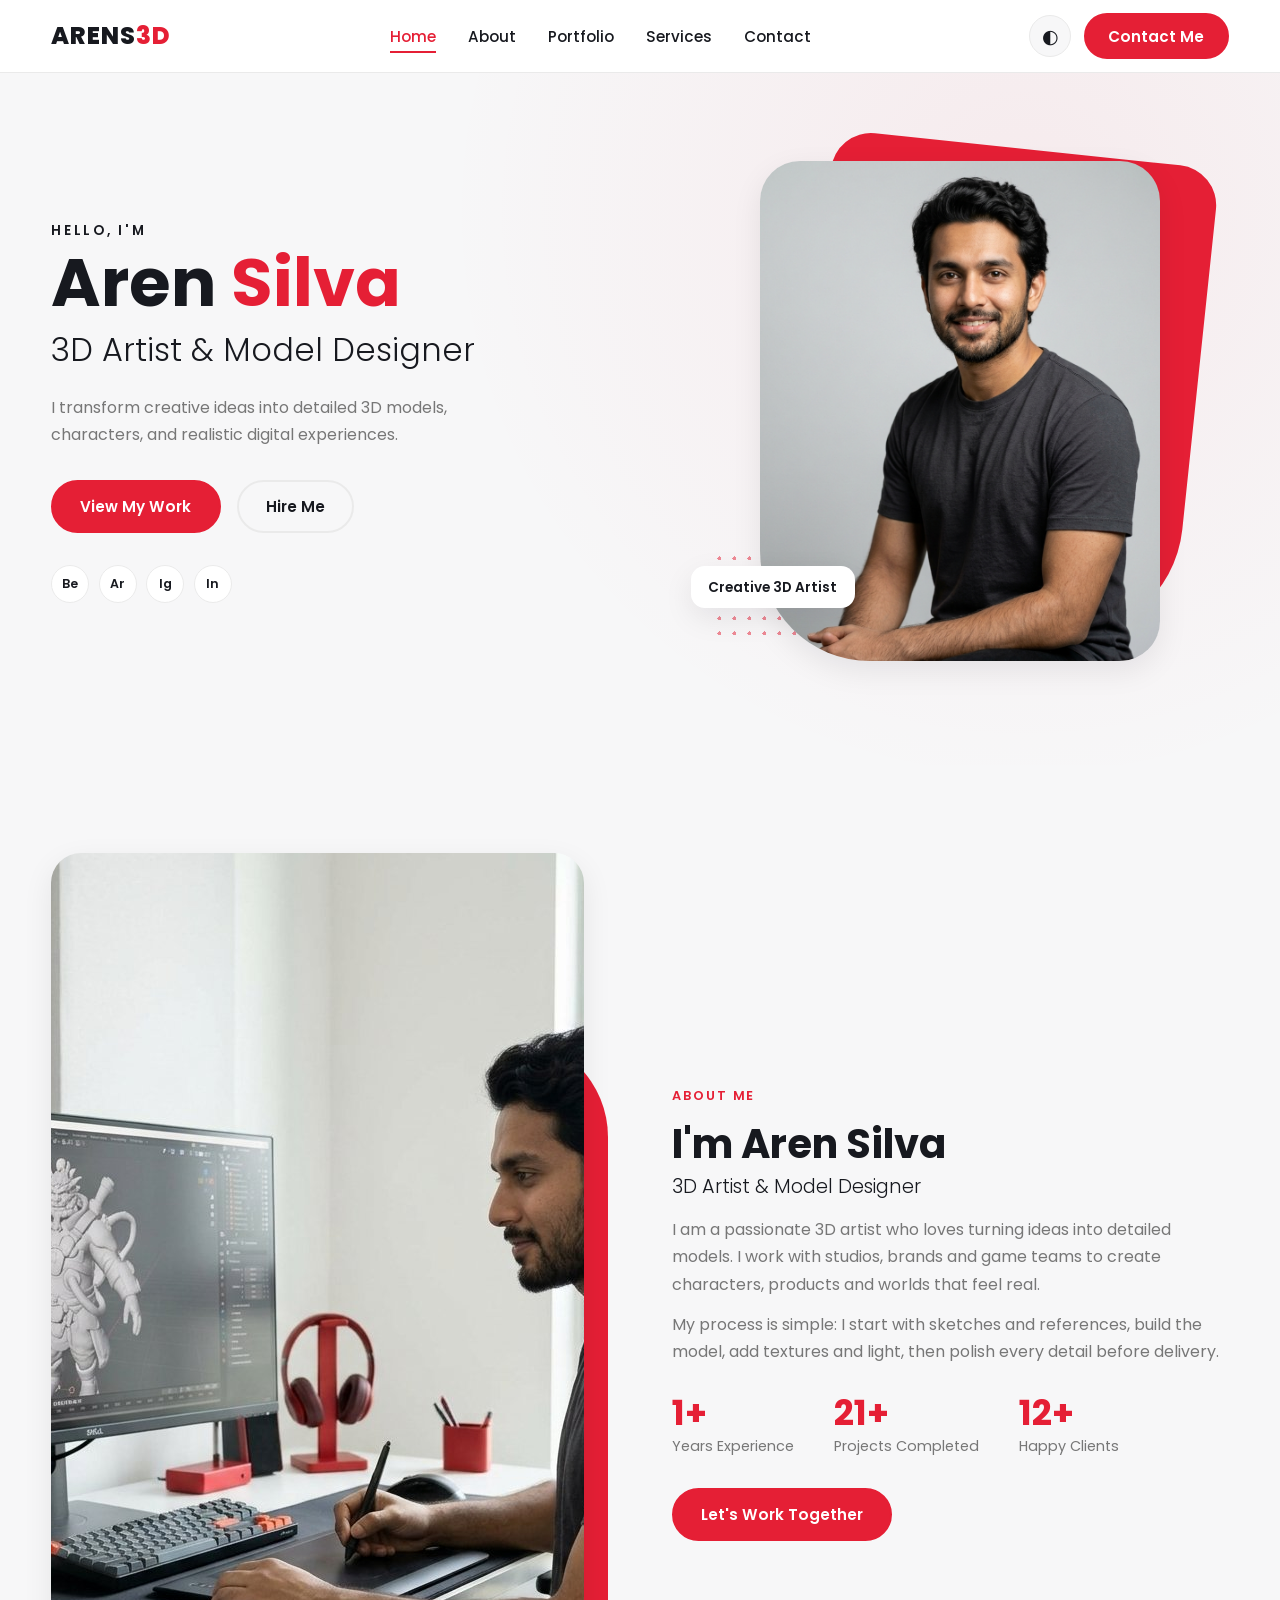
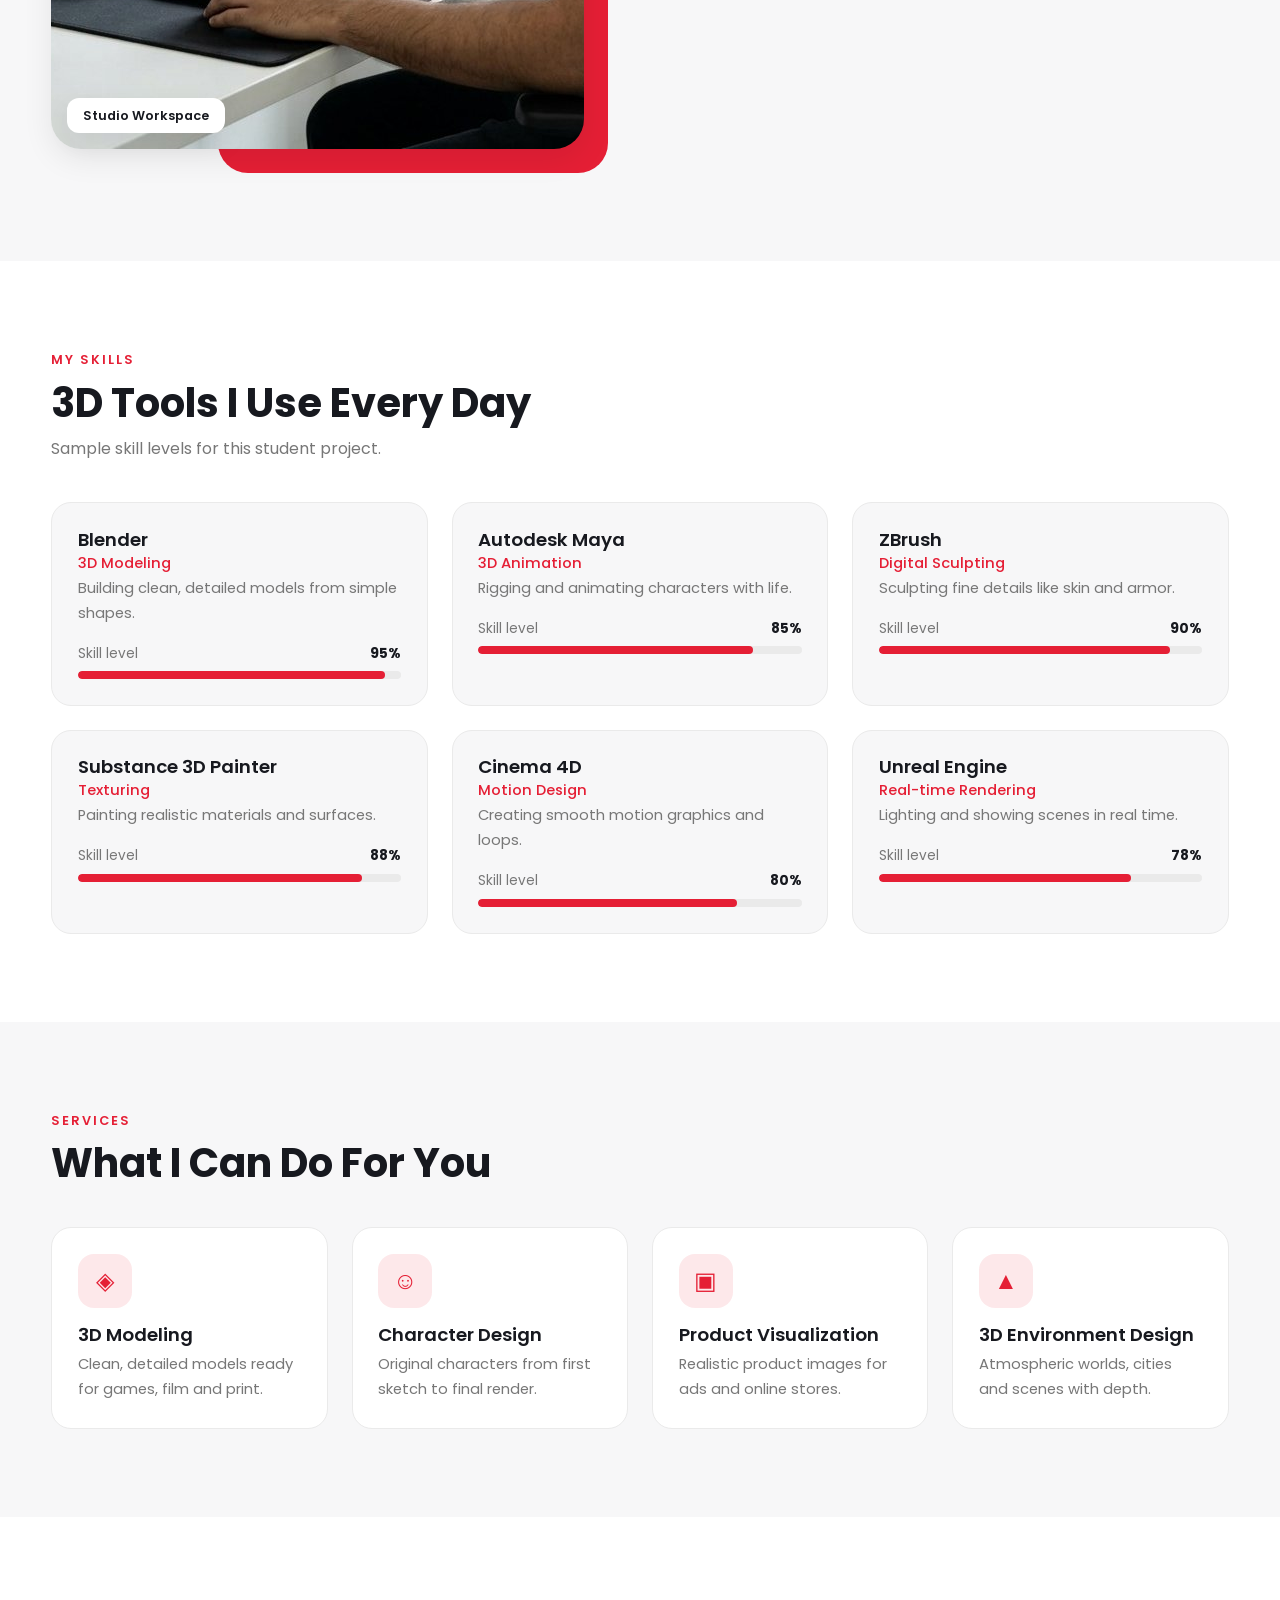
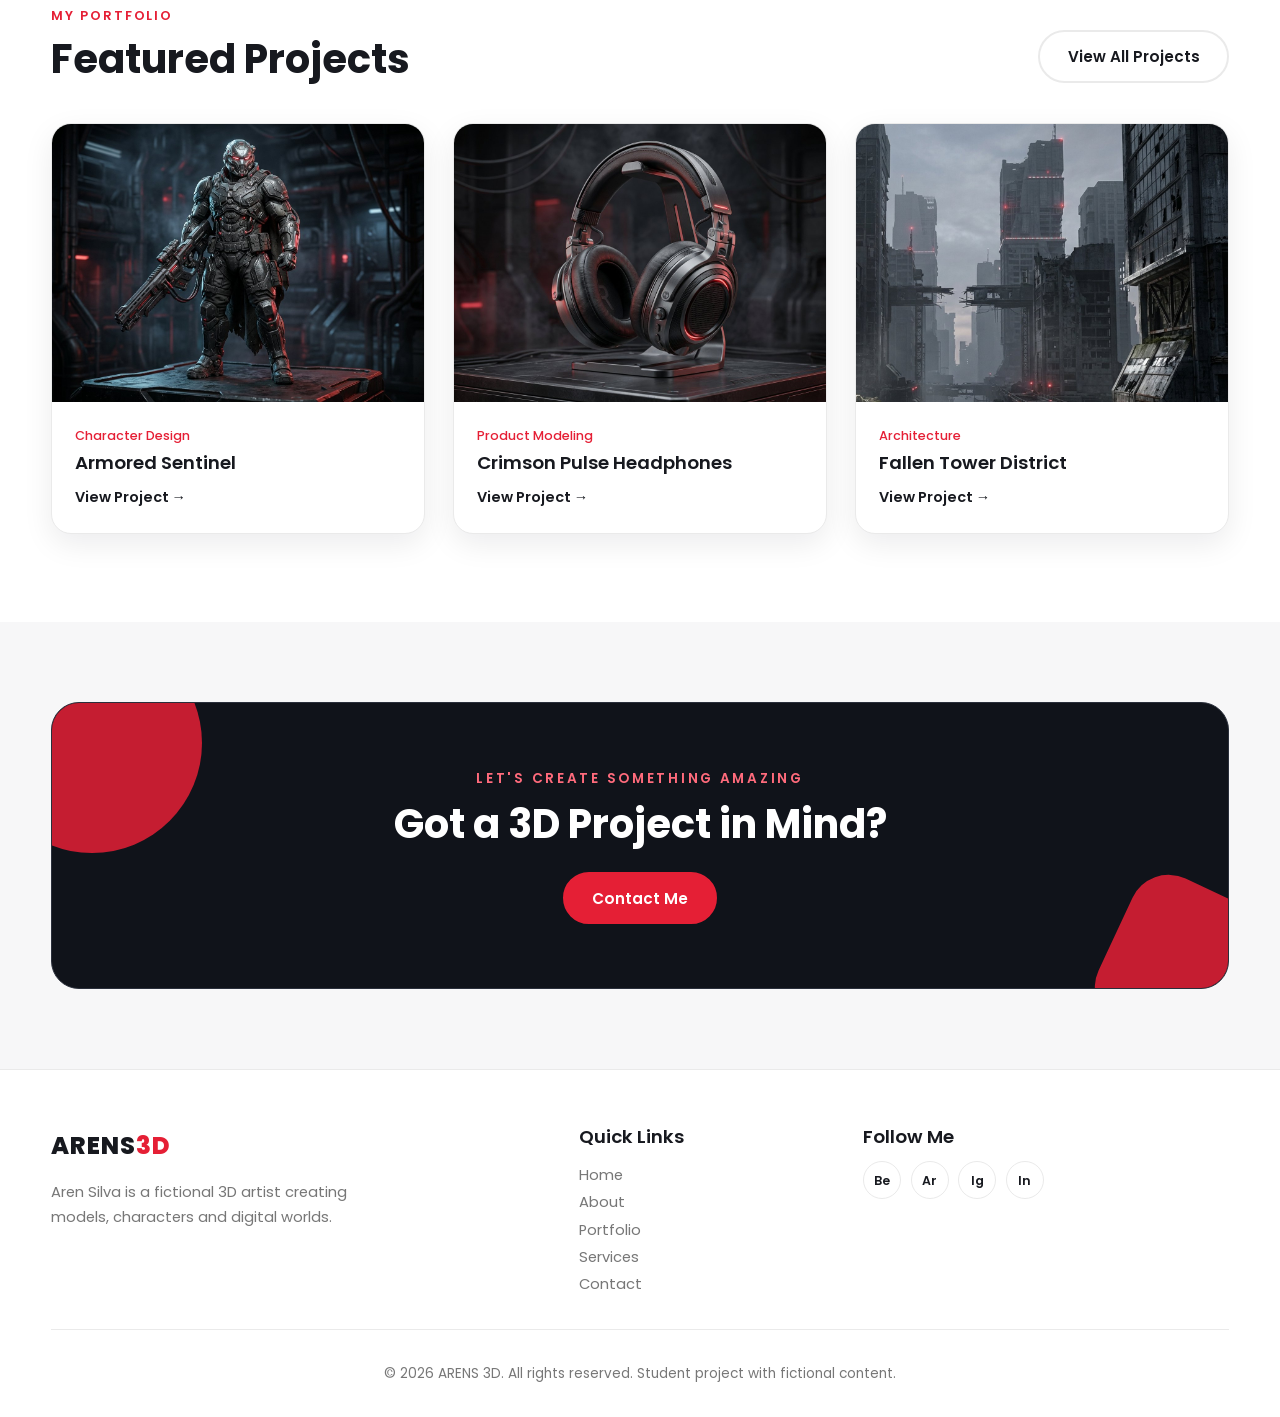
<file: index.html>
<!DOCTYPE html>
<html lang="en">
<head>
  <meta charset="UTF-8">
  <meta name="viewport" content="width=device-width, initial-scale=1">
  <title>ARENS 3D | 3D Artist & Model Designer</title>
  <meta name="description" content="Portfolio of Aren Silva, a fictional 3D artist and model designer.">
  <link rel="preconnect" href="https://fonts.googleapis.com">
  <link rel="preconnect" href="https://fonts.gstatic.com" crossorigin>
  <link href="https://fonts.googleapis.com/css2?family=Poppins:wght@300;400;500;600;700;800&display=swap" rel="stylesheet">
  <link rel="stylesheet" href="style.css">
</head>
<body>
  <a class="skip-link" href="#main">Skip to content</a>
  <!-- Header -->
  <header class="site-header">
    <div class="container nav-bar">
      <a href="index.html" class="logo" aria-label="ARENS 3D home">ARENS<span>3D</span></a>
      <!-- Main navigation -->
      <nav id="main-nav" class="main-nav" aria-label="Main navigation">
        <ul>
        <li><a href="index.html" class="active" aria-current="page">Home</a></li>
        <li><a href="index.html#about">About</a></li>
        <li><a href="portfolio.html">Portfolio</a></li>
        <li><a href="index.html#services">Services</a></li>
        <li><a href="contact.html">Contact</a></li>
        </ul>
      </nav>
      <div class="nav-actions">
        <button id="theme-toggle" class="icon-btn" type="button" aria-label="Switch to dark mode">&#9680;</button>
        <a class="btn btn-primary nav-cta" href="contact.html">Contact Me</a>
        <button id="menu-toggle" class="icon-btn menu-btn" type="button" aria-label="Open menu" aria-expanded="false" aria-controls="main-nav">
          <span></span><span></span><span></span>
        </button>
      </div>
    </div>
  </header>

  <main id="main">
    <!-- Hero section -->
    <section class="hero">
      <div class="container hero-grid">
        <div class="hero-text">
          <p class="hero-intro">HELLO, I'M</p>
          <h1>Aren <span class="accent">Silva</span></h1>
          <p class="hero-role">3D Artist &amp; Model Designer</p>
          <p class="hero-desc">I transform creative ideas into detailed 3D models, characters, and realistic digital experiences.</p>
          <div class="hero-buttons">
            <a href="portfolio.html" class="btn btn-primary">View My Work</a>
            <a href="contact.html" class="btn btn-outline">Hire Me</a>
          </div>
          <div class="socials hero-socials">
          <a href="https://www.behance.net/" target="_blank" rel="noopener" aria-label="Behance (sample link)">Be</a>
          <a href="https://www.artstation.com/" target="_blank" rel="noopener" aria-label="ArtStation (sample link)">Ar</a>
          <a href="https://www.instagram.com/" target="_blank" rel="noopener" aria-label="Instagram (sample link)">Ig</a>
          <a href="https://www.linkedin.com/" target="_blank" rel="noopener" aria-label="LinkedIn (sample link)">In</a>
          </div>
        </div>
        <div class="hero-visual">
          <div class="red-shape" aria-hidden="true"></div>
          <div class="dots" aria-hidden="true"></div>
          <div class="portrait-frame">
            <img src="hero-portrait.png" alt="Portrait of Aren Silva, 3D artist" width="900" height="1116">
          </div>
          <p class="float-tag">Creative 3D Artist</p>
        </div>
      </div>
    </section>

    <!-- About section -->
    <section class="section reveal" id="about">
      <div class="container about-grid">
        <div class="about-visual">
          <div class="about-shape" aria-hidden="true"></div>
          <img src="about-workspace.jpg" alt="Aren working on a 3D character in his studio" width="1200" height="896">
          <p class="about-label">Studio Workspace</p>
        </div>
        <div class="about-text">
          <p class="eyebrow">ABOUT ME</p>
          <h2>I'm Aren Silva</h2>
          <p class="subtitle">3D Artist &amp; Model Designer</p>
          <p>I am a passionate 3D artist who loves turning ideas into detailed models. I work with studios, brands and game teams to create characters, products and worlds that feel real.</p>
          <p>My process is simple: I start with sketches and references, build the model, add textures and light, then polish every detail before delivery.</p>
          <!-- Number counters -->
          <div class="stats">
            <div class="stat"><strong><span class="count" data-target="3">3</span>+</strong><span>Years Experience</span></div>
            <div class="stat"><strong><span class="count" data-target="50">50</span>+</strong><span>Projects Completed</span></div>
            <div class="stat"><strong><span class="count" data-target="30">30</span>+</strong><span>Happy Clients</span></div>
          </div>
          <a href="contact.html" class="btn btn-primary">Let's Work Together</a>
        </div>
      </div>
    </section>

    <!-- Skills section -->
    <section class="section section-alt reveal" id="skills">
      <div class="container">
        <p class="eyebrow">MY SKILLS</p>
        <h2>3D Tools I Use Every Day</h2>
        <p class="section-intro">Sample skill levels for this student project.</p>
        <div class="skills-grid">
        <article class="skill-card">
          <h3>Blender</h3>
          <p class="skill-type">3D Modeling</p>
          <p>Building clean, detailed models from simple shapes.</p>
          <div class="skill-row"><span>Skill level</span><strong>95%</strong></div>
          <div class="bar" role="img" aria-label="Blender skill level 95 percent"><div class="bar-fill" style="--level:95%"></div></div>
        </article>
        <article class="skill-card">
          <h3>Autodesk Maya</h3>
          <p class="skill-type">3D Animation</p>
          <p>Rigging and animating characters with life.</p>
          <div class="skill-row"><span>Skill level</span><strong>85%</strong></div>
          <div class="bar" role="img" aria-label="Autodesk Maya skill level 85 percent"><div class="bar-fill" style="--level:85%"></div></div>
        </article>
        <article class="skill-card">
          <h3>ZBrush</h3>
          <p class="skill-type">Digital Sculpting</p>
          <p>Sculpting fine details like skin and armor.</p>
          <div class="skill-row"><span>Skill level</span><strong>90%</strong></div>
          <div class="bar" role="img" aria-label="ZBrush skill level 90 percent"><div class="bar-fill" style="--level:90%"></div></div>
        </article>
        <article class="skill-card">
          <h3>Substance 3D Painter</h3>
          <p class="skill-type">Texturing</p>
          <p>Painting realistic materials and surfaces.</p>
          <div class="skill-row"><span>Skill level</span><strong>88%</strong></div>
          <div class="bar" role="img" aria-label="Substance 3D Painter skill level 88 percent"><div class="bar-fill" style="--level:88%"></div></div>
        </article>
        <article class="skill-card">
          <h3>Cinema 4D</h3>
          <p class="skill-type">Motion Design</p>
          <p>Creating smooth motion graphics and loops.</p>
          <div class="skill-row"><span>Skill level</span><strong>80%</strong></div>
          <div class="bar" role="img" aria-label="Cinema 4D skill level 80 percent"><div class="bar-fill" style="--level:80%"></div></div>
        </article>
        <article class="skill-card">
          <h3>Unreal Engine</h3>
          <p class="skill-type">Real-time Rendering</p>
          <p>Lighting and showing scenes in real time.</p>
          <div class="skill-row"><span>Skill level</span><strong>78%</strong></div>
          <div class="bar" role="img" aria-label="Unreal Engine skill level 78 percent"><div class="bar-fill" style="--level:78%"></div></div>
        </article>
        </div>
      </div>
    </section>

    <!-- Services section -->
    <section class="section reveal" id="services">
      <div class="container">
        <p class="eyebrow">SERVICES</p>
        <h2>What I Can Do For You</h2>
        <div class="services-grid">
        <article class="service-card">
          <div class="service-icon" aria-hidden="true">&#9672;</div>
          <h3>3D Modeling</h3>
          <p>Clean, detailed models ready for games, film and print.</p>
        </article>
        <article class="service-card">
          <div class="service-icon" aria-hidden="true">&#9786;</div>
          <h3>Character Design</h3>
          <p>Original characters from first sketch to final render.</p>
        </article>
        <article class="service-card">
          <div class="service-icon" aria-hidden="true">&#9635;</div>
          <h3>Product Visualization</h3>
          <p>Realistic product images for ads and online stores.</p>
        </article>
        <article class="service-card">
          <div class="service-icon" aria-hidden="true">&#9650;</div>
          <h3>3D Environment Design</h3>
          <p>Atmospheric worlds, cities and scenes with depth.</p>
        </article>
        </div>
      </div>
    </section>

    <!-- Featured projects -->
    <section class="section section-alt reveal" id="featured">
      <div class="container">
        <div class="section-head">
          <div>
            <p class="eyebrow">MY PORTFOLIO</p>
            <h2>Featured Projects</h2>
          </div>
          <a href="portfolio.html" class="btn btn-outline">View All Projects</a>
        </div>
        <div id="featured-projects" class="project-grid"></div>
      </div>
    </section>

    <!-- Call to action -->
    <section class="container reveal">
      <div class="cta">
        <span class="cta-shape cta-shape-1" aria-hidden="true"></span>
        <span class="cta-shape cta-shape-2" aria-hidden="true"></span>
        <div class="cta-content">
          <p class="cta-small">LET'S CREATE SOMETHING AMAZING</p>
          <h2>Got a 3D Project in Mind?</h2>
          <a href="contact.html" class="btn btn-primary">Contact Me</a>
        </div>
      </div>
    </section>
  </main>

  <!-- Footer -->
  <footer class="site-footer">
    <div class="container footer-grid">
      <div>
        <a href="index.html" class="logo" aria-label="ARENS 3D home">ARENS<span>3D</span></a>
        <p class="footer-text">Aren Silva is a fictional 3D artist creating models, characters and digital worlds.</p>
      </div>
      <nav aria-label="Footer navigation">
        <h3>Quick Links</h3>
        <ul>
          <li><a href="index.html">Home</a></li>
          <li><a href="index.html#about">About</a></li>
          <li><a href="portfolio.html">Portfolio</a></li>
          <li><a href="index.html#services">Services</a></li>
          <li><a href="contact.html">Contact</a></li>
        </ul>
      </nav>
      <div>
        <h3>Follow Me</h3>
        <div class="socials">
          <a href="https://www.behance.net/" target="_blank" rel="noopener" aria-label="Behance (sample link)">Be</a>
          <a href="https://www.artstation.com/" target="_blank" rel="noopener" aria-label="ArtStation (sample link)">Ar</a>
          <a href="https://www.instagram.com/" target="_blank" rel="noopener" aria-label="Instagram (sample link)">Ig</a>
          <a href="https://www.linkedin.com/" target="_blank" rel="noopener" aria-label="LinkedIn (sample link)">In</a>
        </div>
      </div>
    </div>
    <p class="copyright container">&copy; <span id="year">2026</span> ARENS 3D. All rights reserved. Student project with fictional content.</p>
  </footer>
  <script src="main.js"></script>
  <script src="portfolio.js"></script>
</body>
</html>
</file>
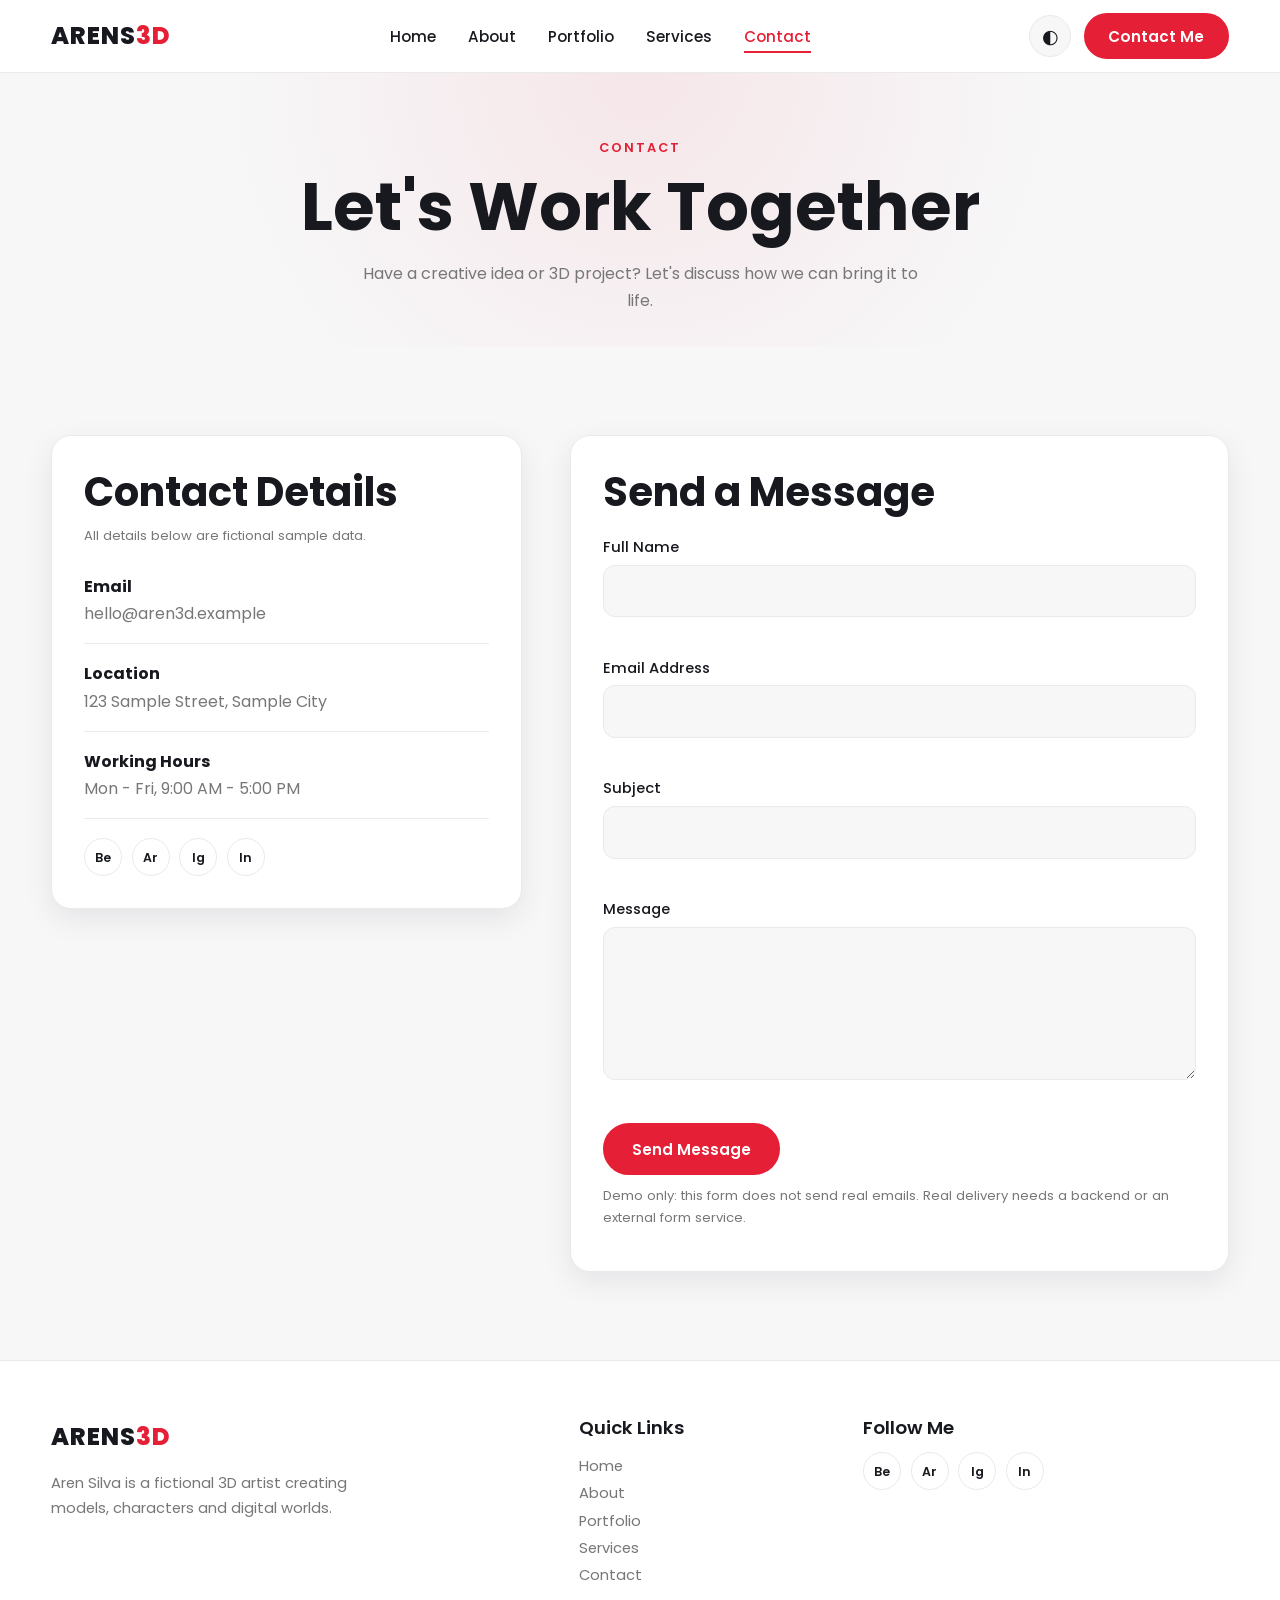
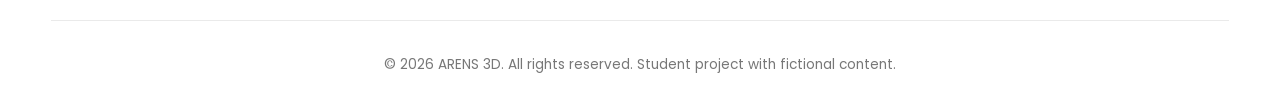
<file: contact.html>
<!DOCTYPE html>
<html lang="en">
<head>
  <meta charset="UTF-8">
  <meta name="viewport" content="width=device-width, initial-scale=1">
  <title>Contact | ARENS 3D</title>
  <meta name="description" content="Contact Aren Silva about your 3D project.">
  <link rel="preconnect" href="https://fonts.googleapis.com">
  <link rel="preconnect" href="https://fonts.gstatic.com" crossorigin>
  <link href="https://fonts.googleapis.com/css2?family=Poppins:wght@300;400;500;600;700;800&display=swap" rel="stylesheet">
  <link rel="stylesheet" href="style.css">
</head>
<body>
  <a class="skip-link" href="#main">Skip to content</a>
  <!-- Header -->
  <header class="site-header">
    <div class="container nav-bar">
      <a href="index.html" class="logo" aria-label="ARENS 3D home">ARENS<span>3D</span></a>
      <!-- Main navigation -->
      <nav id="main-nav" class="main-nav" aria-label="Main navigation">
        <ul>
        <li><a href="index.html">Home</a></li>
        <li><a href="index.html#about">About</a></li>
        <li><a href="portfolio.html">Portfolio</a></li>
        <li><a href="index.html#services">Services</a></li>
        <li><a href="contact.html" class="active" aria-current="page">Contact</a></li>
        </ul>
      </nav>
      <div class="nav-actions">
        <button id="theme-toggle" class="icon-btn" type="button" aria-label="Switch to dark mode">&#9680;</button>
        <a class="btn btn-primary nav-cta" href="contact.html">Contact Me</a>
        <button id="menu-toggle" class="icon-btn menu-btn" type="button" aria-label="Open menu" aria-expanded="false" aria-controls="main-nav">
          <span></span><span></span><span></span>
        </button>
      </div>
    </div>
  </header>

  <main id="main">
    <section class="page-header">
      <div class="container">
        <p class="eyebrow">CONTACT</p>
        <h1>Let's Work Together</h1>
        <p>Have a creative idea or 3D project? Let's discuss how we can bring it to life.</p>
      </div>
    </section>

    <section class="section">
      <div class="container contact-grid">
        <!-- Contact details -->
        <aside class="contact-info">
          <h2>Contact Details</h2>
          <p class="note">All details below are fictional sample data.</p>
          <ul>
            <li><strong>Email</strong><span>hello@aren3d.example</span></li>
            <li><strong>Location</strong><span>123 Sample Street, Sample City</span></li>
            <li><strong>Working Hours</strong><span>Mon - Fri, 9:00 AM - 5:00 PM</span></li>
          </ul>
          <div class="socials">
          <a href="https://www.behance.net/" target="_blank" rel="noopener" aria-label="Behance (sample link)">Be</a>
          <a href="https://www.artstation.com/" target="_blank" rel="noopener" aria-label="ArtStation (sample link)">Ar</a>
          <a href="https://www.instagram.com/" target="_blank" rel="noopener" aria-label="Instagram (sample link)">Ig</a>
          <a href="https://www.linkedin.com/" target="_blank" rel="noopener" aria-label="LinkedIn (sample link)">In</a>
          </div>
        </aside>

        <!-- Contact form -->
        <form id="contact-form" class="contact-form" novalidate>
          <h2>Send a Message</h2>
        <div class="form-group">
          <label for="name">Full Name</label>
          <input type="text" id="name" name="name" required aria-describedby="name-error" autocomplete="name">
          <span class="error" id="name-error"></span>
        </div>
        <div class="form-group">
          <label for="email">Email Address</label>
          <input type="email" id="email" name="email" required aria-describedby="email-error" autocomplete="email">
          <span class="error" id="email-error"></span>
        </div>
        <div class="form-group">
          <label for="subject">Subject</label>
          <input type="text" id="subject" name="subject" required aria-describedby="subject-error">
          <span class="error" id="subject-error"></span>
        </div>
        <div class="form-group">
          <label for="message">Message</label>
          <textarea id="message" name="message" rows="5" required aria-describedby="message-error"></textarea>
          <span class="error" id="message-error"></span>
        </div>
          <button type="submit" class="btn btn-primary">Send Message</button>
          <p id="form-success" class="success" role="status" hidden>Thank you! Your message was checked successfully.</p>
          <p class="note">Demo only: this form does not send real emails. Real delivery needs a backend or an external form service.</p>
        </form>
      </div>
    </section>
  </main>

  <!-- Footer -->
  <footer class="site-footer">
    <div class="container footer-grid">
      <div>
        <a href="index.html" class="logo" aria-label="ARENS 3D home">ARENS<span>3D</span></a>
        <p class="footer-text">Aren Silva is a fictional 3D artist creating models, characters and digital worlds.</p>
      </div>
      <nav aria-label="Footer navigation">
        <h3>Quick Links</h3>
        <ul>
          <li><a href="index.html">Home</a></li>
          <li><a href="index.html#about">About</a></li>
          <li><a href="portfolio.html">Portfolio</a></li>
          <li><a href="index.html#services">Services</a></li>
          <li><a href="contact.html">Contact</a></li>
        </ul>
      </nav>
      <div>
        <h3>Follow Me</h3>
        <div class="socials">
          <a href="https://www.behance.net/" target="_blank" rel="noopener" aria-label="Behance (sample link)">Be</a>
          <a href="https://www.artstation.com/" target="_blank" rel="noopener" aria-label="ArtStation (sample link)">Ar</a>
          <a href="https://www.instagram.com/" target="_blank" rel="noopener" aria-label="Instagram (sample link)">Ig</a>
          <a href="https://www.linkedin.com/" target="_blank" rel="noopener" aria-label="LinkedIn (sample link)">In</a>
        </div>
      </div>
    </div>
    <p class="copyright container">&copy; <span id="year">2026</span> ARENS 3D. All rights reserved. Student project with fictional content.</p>
  </footer>
  <script src="main.js"></script>
  <script src="contact.js"></script>
</body>
</html>
</file>
<file: style.css>
/* ===== 1. Variables ===== */
:root {
  --bg: #F7F7F8;
  --surface: #FFFFFF;
  --text: #17191F;
  --muted: #777777;
  --accent: #E51F35;
  --accent-dark: #C4172B;
  --dark: #10131A;
  --border: #EAEAEA;
  --shadow: 0 10px 30px rgba(16, 19, 26, 0.08);
  --radius: 20px;
  --font: 'Poppins', Arial, sans-serif;
}
:root[data-theme="dark"] {
  --bg: #10131A;
  --surface: #181C25;
  --text: #F2F2F4;
  --muted: #A3A8B3;
  --border: #2A2F3B;
  --shadow: 0 10px 30px rgba(0, 0, 0, 0.4);
}

/* ===== 2. Base ===== */
* { box-sizing: border-box; margin: 0; padding: 0; }
html { scroll-behavior: smooth; }
body { font-family: var(--font); background: var(--bg); color: var(--text); line-height: 1.7; overflow-x: hidden; transition: background .3s, color .3s; }
img { max-width: 100%; display: block; }
a { color: inherit; text-decoration: none; }
ul { list-style: none; }
h1, h2, h3 { line-height: 1.2; }
h1 { font-size: clamp(2.4rem, 6vw, 4.2rem); font-weight: 700; }
h2 { font-size: clamp(1.7rem, 4vw, 2.5rem); font-weight: 700; }
h3 { font-size: 1.15rem; font-weight: 600; }
p { color: var(--muted); }
.container { width: min(1180px, 92%); margin: 0 auto; }
.accent { color: var(--accent); }
.eyebrow { color: var(--accent); font-size: .8rem; font-weight: 600; letter-spacing: .15em; margin-bottom: .5rem; }
.section { padding: 5.5rem 0; scroll-margin-top: 70px; }
.section-alt { background: var(--surface); }
.section-intro { margin: .5rem 0 2.5rem; }
.section-head { display: flex; justify-content: space-between; align-items: flex-end; gap: 1rem; flex-wrap: wrap; margin-bottom: 2.5rem; }

/* Accessibility */
.skip-link { position: absolute; left: -999px; top: 0; background: var(--accent); color: #fff; padding: .6rem 1rem; z-index: 200; }
.skip-link:focus { left: 0; }
:focus-visible { outline: 3px solid var(--accent); outline-offset: 3px; }

/* ===== 3. Buttons ===== */
.btn { display: inline-block; padding: .8rem 1.7rem; border-radius: 50px; font: 600 .95rem var(--font); border: 2px solid var(--accent); cursor: pointer; transition: transform .3s, box-shadow .3s, background .3s, color .3s; }
.btn-primary { background: var(--accent); color: #fff; }
.btn-outline { background: transparent; color: var(--text); border-color: var(--border); }
.btn:hover { transform: translateY(-3px); box-shadow: 0 10px 20px rgba(229, 31, 53, 0.25); }
.btn-primary:hover { background: var(--accent-dark); border-color: var(--accent-dark); }
.btn-outline:hover { border-color: var(--accent); color: var(--accent); }

/* ===== 4. Header and navigation ===== */
.site-header { position: sticky; top: 0; z-index: 100; background: var(--surface); border-bottom: 1px solid var(--border); }
.nav-bar { display: flex; align-items: center; justify-content: space-between; height: 72px; gap: 1rem; }
.logo { font-size: 1.5rem; font-weight: 800; letter-spacing: .04em; }
.logo span { color: var(--accent); }
.main-nav ul { display: flex; gap: 2rem; }
.main-nav a { font-weight: 500; font-size: .95rem; padding: .3rem 0; border-bottom: 2px solid transparent; transition: color .3s, border-color .3s; }
.main-nav a:hover, .main-nav a.active { color: var(--accent); border-color: var(--accent); }
.nav-actions { display: flex; align-items: center; gap: .8rem; }
.nav-cta { padding: .6rem 1.4rem; }
.icon-btn { width: 42px; height: 42px; border-radius: 50%; border: 1px solid var(--border); background: var(--bg); color: var(--text); font-size: 1.2rem; cursor: pointer; display: grid; place-items: center; transition: border-color .3s; }
.icon-btn:hover { border-color: var(--accent); }
.menu-btn { display: none; flex-direction: column; gap: 4px; }
.menu-btn span { width: 18px; height: 2px; background: var(--text); transition: transform .3s, opacity .3s; }
.menu-btn.open span:nth-child(1) { transform: translateY(6px) rotate(45deg); }
.menu-btn.open span:nth-child(2) { opacity: 0; }
.menu-btn.open span:nth-child(3) { transform: translateY(-6px) rotate(-45deg); }

/* ===== 5. Hero ===== */
.hero { padding: 4rem 0 5rem; background: radial-gradient(circle at 80% 20%, rgba(229, 31, 53, .06), transparent 50%); }
.hero-grid { display: grid; grid-template-columns: 1.1fr 1fr; align-items: center; gap: 3rem; }
.hero-intro { font-weight: 600; letter-spacing: .2em; font-size: .85rem; color: var(--text); animation: fadeIn .8s ease both; }
.hero-text h1 { animation: slideUp .8s ease .2s both; }
.hero-role { font-size: clamp(1.3rem, 3vw, 2rem); font-weight: 300; color: var(--text); animation: slideUp .8s ease .4s both; }
.hero-desc { max-width: 480px; margin: 1rem 0 2rem; animation: slideUp .8s ease .6s both; }
.hero-buttons { display: flex; flex-wrap: wrap; gap: 1rem; animation: slideUp .8s ease .8s both; }
.hero-socials { margin-top: 2rem; animation: fadeIn .8s ease 1s both; }
.socials { display: flex; gap: .6rem; flex-wrap: wrap; }
.socials a { width: 38px; height: 38px; border-radius: 50%; background: var(--surface); border: 1px solid var(--border); display: grid; place-items: center; font-size: .78rem; font-weight: 600; transition: background .3s, color .3s, transform .3s; }
.socials a:hover { background: var(--accent); color: #fff; transform: translateY(-3px); }
.hero-visual { position: relative; display: flex; justify-content: center; padding: 1.5rem; }
.red-shape { position: absolute; width: 72%; height: 88%; top: 2%; right: 6%; background: var(--accent); border-radius: 40px 40px 120px 40px; transform: rotate(6deg); animation: shapeMove 7s ease-in-out infinite; }
.dots { position: absolute; left: 4%; bottom: 8%; width: 90px; height: 90px; background-image: radial-gradient(var(--accent) 2px, transparent 2px); background-size: 15px 15px; opacity: .5; }
.portrait-frame { position: relative; width: min(100%, 400px); aspect-ratio: 4 / 5; border-radius: 40px 40px 40px 110px; overflow: hidden; box-shadow: var(--shadow); animation: float 6s ease-in-out infinite; }
.portrait-frame img { width: 100%; height: 100%; object-fit: cover; object-position: top; }
.float-tag { position: absolute; left: 0; bottom: 14%; background: var(--surface); color: var(--text); padding: .6rem 1.1rem; border-radius: 14px; font-weight: 600; font-size: .85rem; box-shadow: var(--shadow); animation: float 5s ease-in-out infinite reverse; }

/* ===== 6. Hero animations ===== */
@keyframes fadeIn { from { opacity: 0; } to { opacity: 1; } }
@keyframes slideUp { from { opacity: 0; transform: translateY(35px); } to { opacity: 1; transform: translateY(0); } }
@keyframes float { 0%, 100% { transform: translateY(0); } 50% { transform: translateY(-14px); } }
@keyframes shapeMove { 0%, 100% { transform: rotate(6deg) translate(0, 0); } 50% { transform: rotate(9deg) translate(8px, 10px); } }

/* Scroll reveal */
.js .reveal { opacity: 0; transform: translateY(30px); transition: opacity .8s ease, transform .8s ease; }
.js .reveal.visible { opacity: 1; transform: none; }

/* ===== 7. About ===== */
.about-grid { display: grid; grid-template-columns: 1fr 1fr; gap: 4rem; align-items: center; }
.about-visual { position: relative; padding: 0 1.5rem 1.5rem 0; }
.about-shape { position: absolute; right: 0; bottom: 0; width: 70%; height: 80%; background: var(--accent); border-radius: 30px 100px 30px 30px; }
.about-visual img { position: relative; width: 100%; aspect-ratio: 4 / 3; object-fit: cover; border-radius: 30px; box-shadow: var(--shadow); }
.about-label { position: absolute; left: 1rem; bottom: 2.5rem; background: var(--surface); color: var(--text); padding: .4rem 1rem; border-radius: 12px; font-size: .8rem; font-weight: 600; box-shadow: var(--shadow); }
.about-text h2 { margin-bottom: .2rem; }
.subtitle { font-size: 1.2rem; font-weight: 300; color: var(--text); margin-bottom: 1rem; }
.about-text p { margin-bottom: .8rem; }
.stats { display: flex; gap: 2.5rem; flex-wrap: wrap; margin: 1.8rem 0; }
.stat strong { display: block; font-size: 2.2rem; line-height: 1.1; }
.stat span { color: var(--muted); font-size: .9rem; }
.stat strong { color: var(--accent); }
.stat strong span { color: var(--accent); font-size: inherit; }

/* ===== 8. Skills ===== */
.skills-grid, .services-grid { display: grid; gap: 1.5rem; }
.skills-grid { grid-template-columns: repeat(3, 1fr); }
.services-grid { grid-template-columns: repeat(4, 1fr); margin-top: 2.5rem; }
.skill-card, .service-card { background: var(--bg); border: 1px solid var(--border); border-radius: var(--radius); padding: 1.6rem; transition: transform .3s, box-shadow .3s, border-color .3s; }
.service-card { background: var(--surface); }
.skill-card:hover, .service-card:hover { transform: translateY(-6px); box-shadow: var(--shadow); border-color: var(--accent); }
.skill-type { color: var(--accent); font-size: .85rem; font-weight: 500; }
.skill-card p { font-size: .92rem; }
.skill-row { display: flex; justify-content: space-between; font-size: .85rem; margin: 1rem 0 .4rem; }
.skill-row span { color: var(--muted); }
.bar { height: 8px; border-radius: 8px; background: var(--border); overflow: hidden; }
.bar-fill { height: 100%; width: var(--level); background: var(--accent); border-radius: 8px; }
.js .bar-fill { width: 0; transition: width 1.4s ease .3s; }
.js .visible .bar-fill { width: var(--level); }
.service-icon { width: 54px; height: 54px; border-radius: 16px; background: rgba(229, 31, 53, .1); color: var(--accent); display: grid; place-items: center; font-size: 1.5rem; margin-bottom: 1rem; transition: background .3s, color .3s; }
.service-card:hover .service-icon { background: var(--accent); color: #fff; }
.service-card p { font-size: .92rem; margin-top: .4rem; }

/* ===== 9. Project cards ===== */
.project-grid { display: grid; grid-template-columns: repeat(3, 1fr); gap: 1.8rem; }
.project-card { background: var(--surface); border: 1px solid var(--border); border-radius: var(--radius); overflow: hidden; box-shadow: var(--shadow); transition: transform .3s, box-shadow .3s; }
.project-card:hover { transform: translateY(-6px); box-shadow: 0 18px 40px rgba(16, 19, 26, .15); }
.project-card img { width: 100%; aspect-ratio: 4 / 3; object-fit: cover; transition: transform .5s; }
.project-card:hover img { transform: scale(1.05); }
.card-image { overflow: hidden; }
.card-body { padding: 1.2rem 1.4rem 1.4rem; }
.card-category { color: var(--accent); font-size: .8rem; font-weight: 500; }
.card-body h3 { margin: .2rem 0 .6rem; }
.card-link { background: none; border: 0; font: 600 .9rem var(--font); color: var(--text); cursor: pointer; padding: 0; transition: color .3s; }
.card-link:hover { color: var(--accent); }
.project-card.clickable { cursor: pointer; }

/* ===== 10. Call to action ===== */
.cta { position: relative; overflow: hidden; background: var(--dark); border: 1px solid #2A2F3B; border-radius: 28px; padding: 4rem 2rem; margin: 5rem 0; text-align: center; }
.cta-content { position: relative; z-index: 1; }
.cta-small { color: #ff6b7c; letter-spacing: .2em; font-size: .85rem; font-weight: 600; }
.cta h2 { color: #fff; margin: .6rem 0 1.5rem; }
.cta-shape { position: absolute; background: var(--accent); border-radius: 50%; opacity: .85; }
.cta-shape-1 { width: 220px; height: 220px; left: -70px; top: -70px; }
.cta-shape-2 { width: 160px; height: 160px; right: -40px; bottom: -60px; border-radius: 40px; transform: rotate(25deg); }

/* ===== 11. Footer ===== */
.site-footer { background: var(--surface); border-top: 1px solid var(--border); padding-top: 3.5rem; }
.footer-grid { display: grid; grid-template-columns: 2fr 1fr 1.5fr; gap: 2.5rem; }
.footer-text { margin-top: .8rem; max-width: 320px; font-size: .92rem; }
.site-footer h3 { margin-bottom: .8rem; }
.site-footer li a { color: var(--muted); font-size: .92rem; transition: color .3s; }
.site-footer li a:hover { color: var(--accent); }
.copyright { text-align: center; font-size: .85rem; padding: 2rem 0; margin-top: 2rem; border-top: 1px solid var(--border); }

/* ===== 12. Portfolio page ===== */
.page-header { padding: 4rem 0 2rem; text-align: center; background: radial-gradient(circle at 50% 0, rgba(229, 31, 53, .08), transparent 60%); }
.page-header p:last-child { max-width: 560px; margin: .8rem auto 0; }
.filters { display: flex; flex-wrap: wrap; justify-content: center; gap: .7rem; margin-bottom: 1rem; }
.filter-btn { padding: .55rem 1.3rem; border-radius: 50px; border: 1px solid var(--border); background: var(--surface); color: var(--text); font: 500 .9rem var(--font); cursor: pointer; transition: all .3s; }
.filter-btn:hover { border-color: var(--accent); color: var(--accent); }
.filter-btn.active { background: var(--accent); border-color: var(--accent); color: #fff; }
.result-count { text-align: center; font-size: .9rem; margin-bottom: 2rem; }
.empty-message { grid-column: 1 / -1; text-align: center; }

/* Modal */
.modal { position: fixed; inset: 0; z-index: 300; background: rgba(10, 12, 18, .8); display: flex; align-items: center; justify-content: center; padding: 1rem; overflow-y: auto; }
.modal[hidden] { display: none; }
.modal-box { position: relative; background: var(--surface); border-radius: 24px; width: min(820px, 100%); max-height: 92vh; overflow-y: auto; animation: slideUp .4s ease both; }
.modal-box img { width: 100%; aspect-ratio: 4 / 3; max-height: 55vh; object-fit: cover; }
.modal-info { padding: 1.6rem 2rem 2rem; }
.modal-info h2 { margin-bottom: .6rem; }
.modal-info p { margin-bottom: .5rem; }
.modal-info strong { color: var(--text); }
.modal-close { position: absolute; top: 14px; right: 14px; width: 42px; height: 42px; border-radius: 50%; border: 0; background: var(--accent); color: #fff; font-size: 1.6rem; line-height: 1; cursor: pointer; transition: transform .3s; }
.modal-close:hover { transform: rotate(90deg); }
body.modal-open { overflow: hidden; }

/* ===== 13. Contact page ===== */
.contact-grid { display: grid; grid-template-columns: 1fr 1.4fr; gap: 3rem; align-items: start; }
.contact-info, .contact-form { background: var(--surface); border: 1px solid var(--border); border-radius: var(--radius); padding: 2rem; box-shadow: var(--shadow); }
.contact-info li { padding: 1rem 0; border-bottom: 1px solid var(--border); }
.contact-info li strong, .contact-info li span { display: block; }
.contact-info li span { color: var(--muted); }
.contact-info .socials { margin-top: 1.2rem; }
.note { font-size: .82rem; margin: .6rem 0; }
.form-group { margin-top: 1.2rem; }
.form-group label { display: block; font-weight: 500; font-size: .92rem; margin-bottom: .3rem; }
.form-group input, .form-group textarea { width: 100%; padding: .8rem 1rem; border: 1px solid var(--border); border-radius: 12px; background: var(--bg); color: var(--text); font: 400 1rem var(--font); transition: border-color .3s; }
.form-group input:focus, .form-group textarea:focus { outline: none; border-color: var(--accent); }
.form-group.invalid input, .form-group.invalid textarea { border-color: var(--accent); }
.error { display: block; color: var(--accent); font-size: .82rem; min-height: 1.2rem; }
.contact-form .btn { margin-top: 1rem; }
.success { background: rgba(30, 150, 80, .12); color: #1e9650; padding: .8rem 1rem; border-radius: 12px; margin-top: 1rem; font-weight: 500; }

/* ===== 14. Tablet (601px - 992px) ===== */
@media (max-width: 992px) {
  .menu-btn { display: flex; }
  .main-nav { position: absolute; top: 72px; left: 0; right: 0; background: var(--surface); border-bottom: 1px solid var(--border); padding: 1rem 4%; display: none; }
  .main-nav.open { display: block; }
  .main-nav ul { flex-direction: column; gap: .6rem; }
  .main-nav a { display: inline-block; }
  .hero-grid, .about-grid, .contact-grid { grid-template-columns: 1fr; }
  .hero-text { text-align: center; }
  .hero-desc { margin-left: auto; margin-right: auto; }
  .hero-buttons, .hero-socials { justify-content: center; }
  .skills-grid, .project-grid { grid-template-columns: repeat(2, 1fr); }
  .services-grid { grid-template-columns: repeat(2, 1fr); }
  .footer-grid { grid-template-columns: 1fr 1fr; }
  .section { padding: 4rem 0; }
}

/* ===== 15. Mobile (up to 600px) ===== */
@media (max-width: 600px) {
  .nav-cta { display: none; }
  .skills-grid, .project-grid, .services-grid, .footer-grid { grid-template-columns: 1fr; }
  .stats { gap: 1.5rem; }
  .section-head { flex-direction: column; align-items: flex-start; }
  .modal-info { padding: 1.2rem; }
  .contact-info, .contact-form { padding: 1.4rem; }
}

/* ===== 16. Reduced motion ===== */
@media (prefers-reduced-motion: reduce) {
  html { scroll-behavior: auto; }
  *, *::before, *::after { animation: none !important; transition: none !important; }
  .js .reveal { opacity: 1; transform: none; }
  .js .bar-fill { width: var(--level); }
}
</file>
